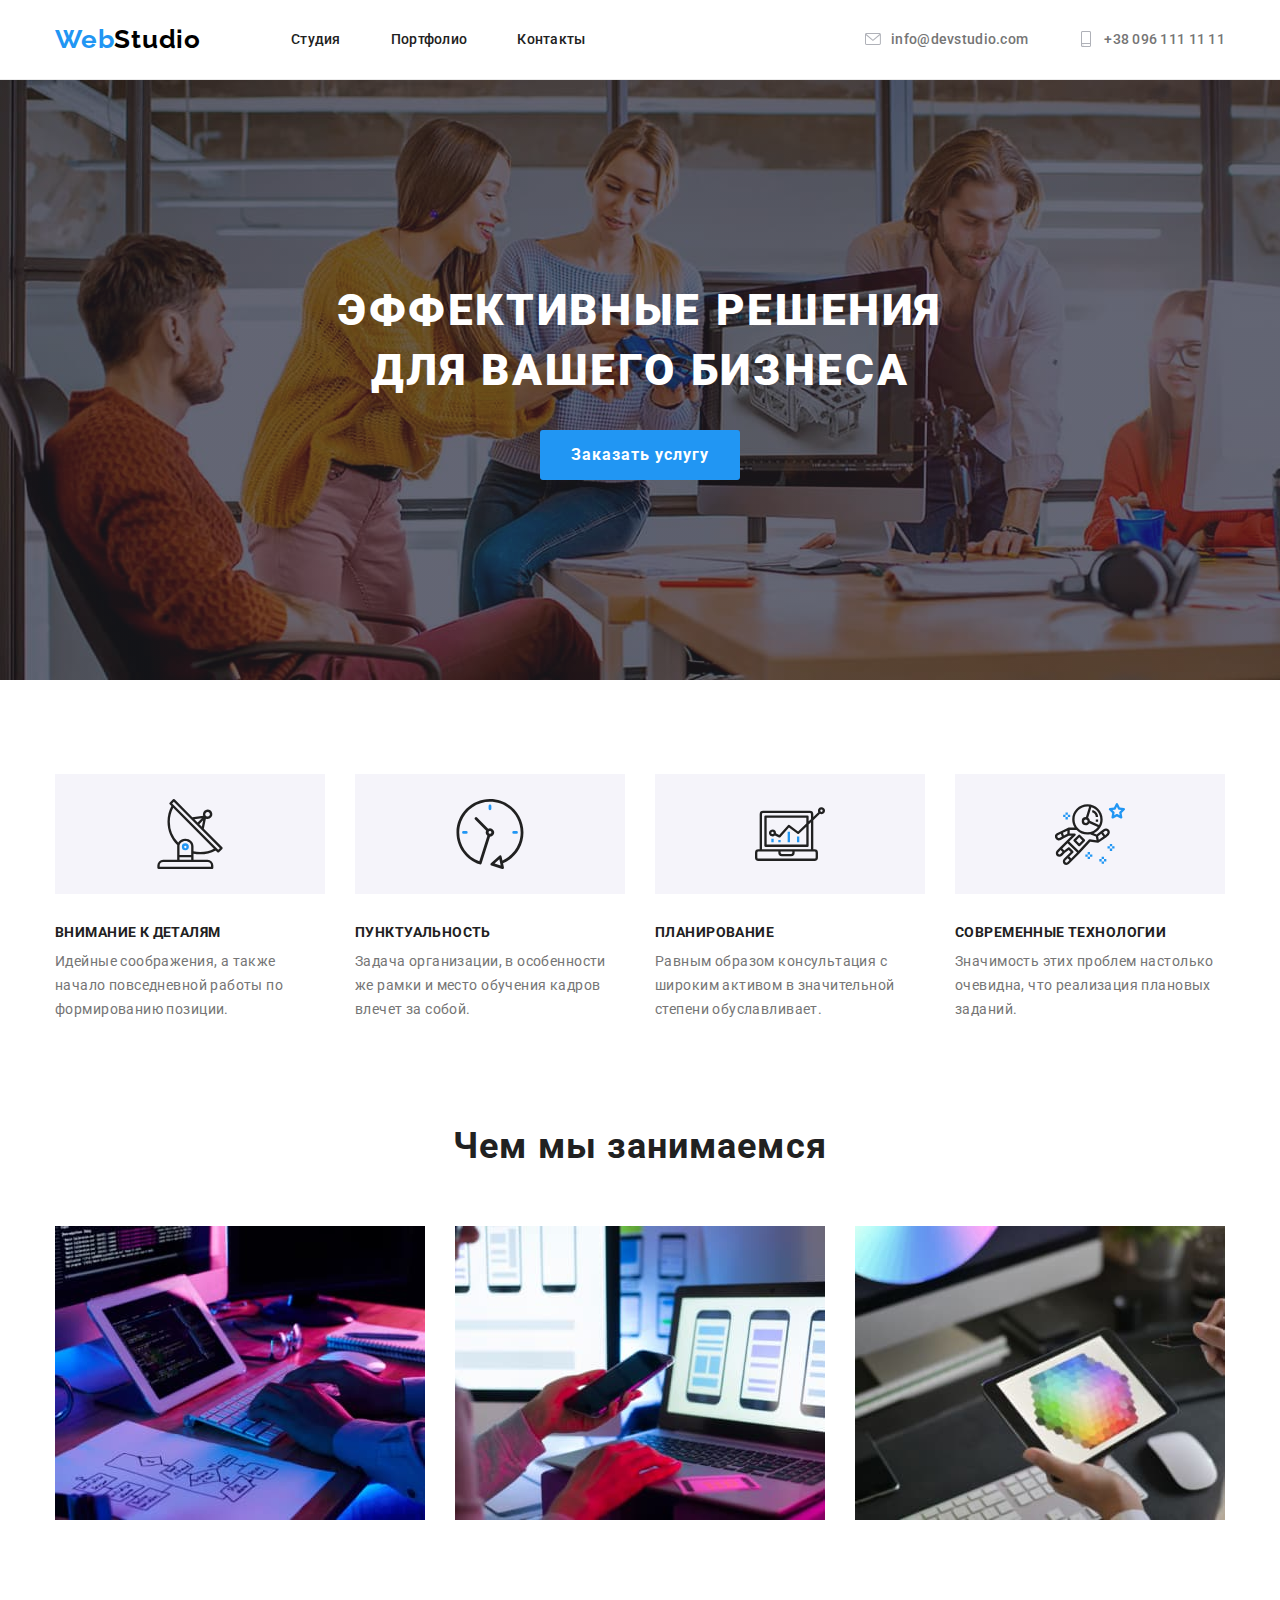
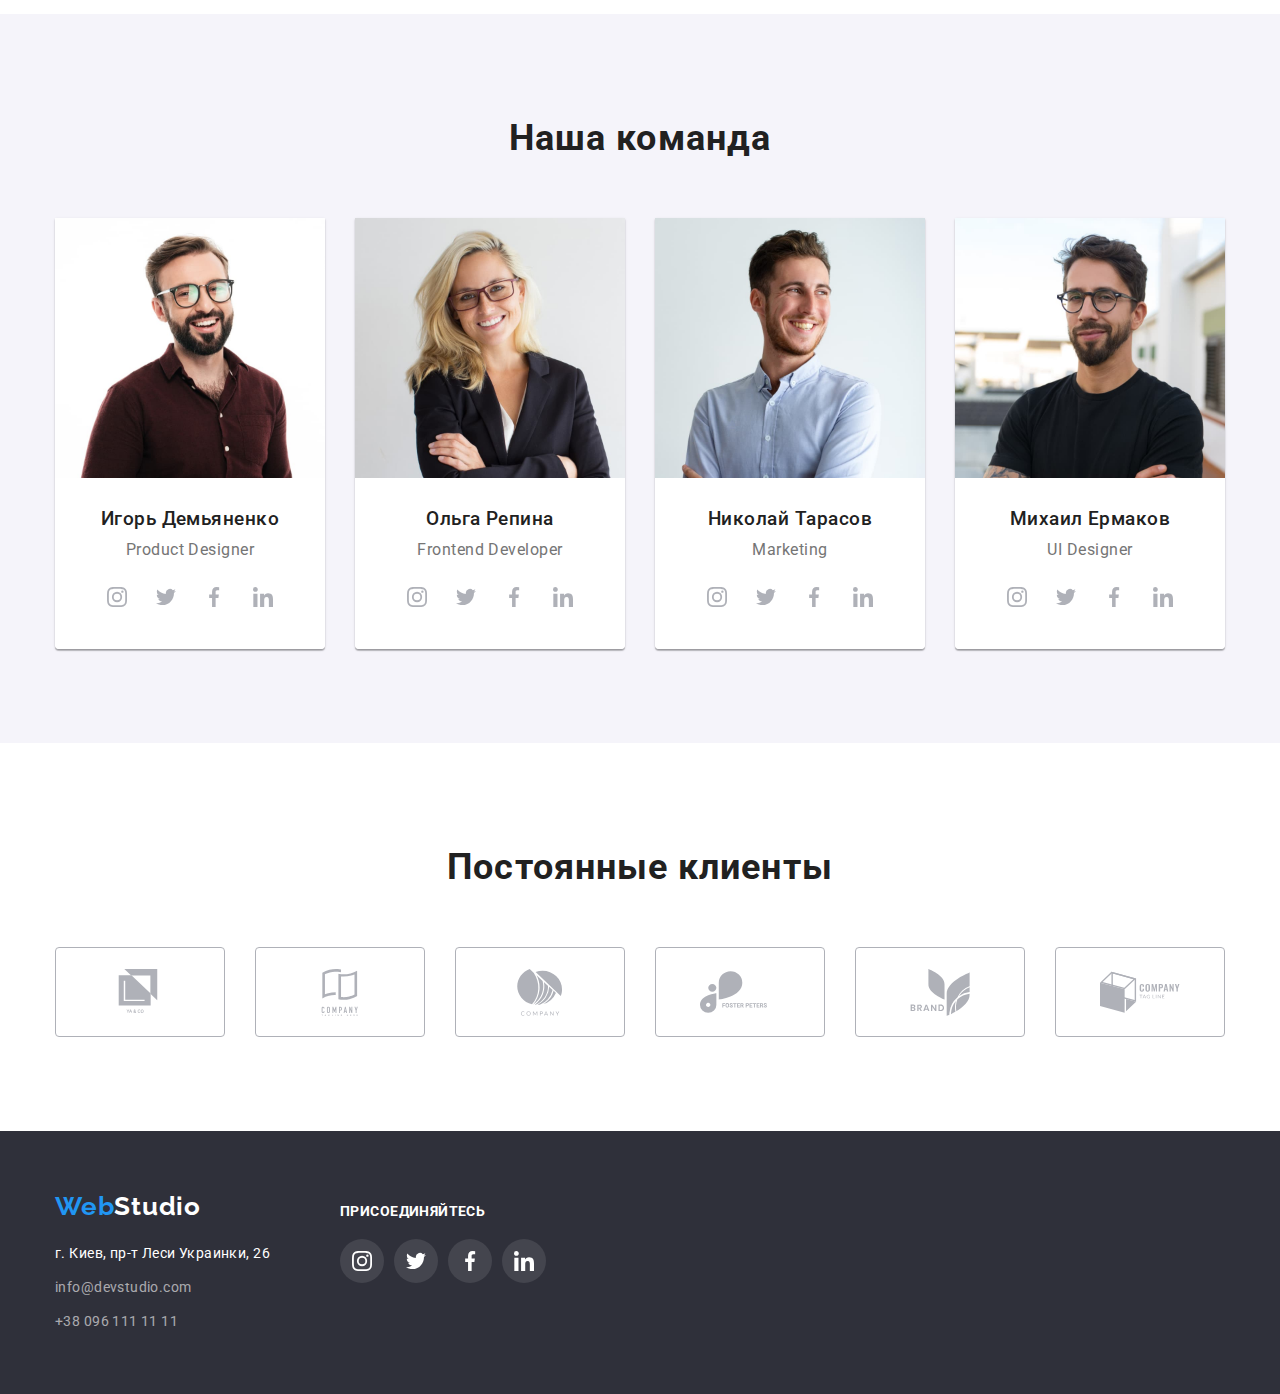
<file: index.html>
<!DOCTYPE html>
<html lang="ru">
  <head>
    <meta charset="UTF-8" />
    <meta name="viewport" content="width=device-width, initial-scale=1.0" />
    <title>WebStudio</title>
    <link rel="stylesheet" href="https://cdnjs.cloudflare.com/ajax/libs/modern-normalize/1.0.0/modern-normalize.css" />
    <link
      href="https://fonts.googleapis.com/css2?family=Raleway:wght@700&family=Roboto:wght@400;500;700;900&display=swap"
      rel="stylesheet"
    />
    <link rel="stylesheet" href="./css/styles.css" />
  </head>
  <body>
    <!--HEADER-->
    <header class="header">
      <div class="container">
        <nav class="navigation">
          <a class="logo link" href="./index.html" lang="en">Web<span class="logo-second-part">Studio</span></a>
          <ul class="navigation-list list">
            <li class="navigation-list-item">
              <a class="navigation-list-link link accent" href="./index.html">Студия</a>
            </li>
            <li class="navigation-list-item">
              <a class="navigation-list-link link accent" href="./portfolio.html">Портфолио</a>
            </li>
            <li class="navigation-list-item"><a class="navigation-list-link link accent" href="">Контакты</a></li>
          </ul>
        </nav>
        <address class="header-address address">
          <ul class="address-list list">
            <li class="address-list-item">
              <a class="header-list-link link accent" href="mailto:info@devstudio.com">
                <svg class="header-list-link-svg">
                  <use href="./images/sprites/sprite.svg#email"></use>
                </svg>
                <span class="header-list-link-text">info@devstudio.com</span>
              </a>
            </li>
            <li class="address-list-item">
              <a class="header-list-link link accent" href="tel:+380961111111">
                <svg class="header-list-link-svg">
                  <use href="./images/sprites/sprite.svg#smartphone"></use>
                </svg>
                <span class="header-list-link-text"> +38 096 111 11 11 </span>
              </a>
            </li>
          </ul>
        </address>
      </div>
    </header>
    <!--MAIN_CONTENT-->
    <main class="main">
      <!--HERO-->
      <section class="hero">
        <div class="container">
          <div class="hero-content">
            <h1 class="hero-title">Эффективные решения для вашего бизнеса</h1>
            <button class="modal-btn" type="button">Заказать услугу</button>
          </div>
        </div>
      </section>
      <!--BENEFITS-->
      <section class="benefits section">
        <div class="container">
          <h2 class="benefits-title section-title" hidden>Наши преимущества</h2>
          <ul class="benefits-list list">
            <li class="benefits-list-item">
              <div class="benefits-list-icon">
                <svg class="benefits-list-icon-svg">
                  <use href="./images/sprites/sprite.svg#antenna"></use>
                </svg>
              </div>
              <p class="benefits-list-head">Внимание к деталям</p>
              <p class="benefits-list-discription">
                Идейные соображения, а также начало повседневной работы по формированию позиции.
              </p>
            </li>
            <li class="benefits-list-item">
              <div class="benefits-list-icon">
                <svg class="benefits-list-icon-svg">
                  <use href="./images/sprites/sprite.svg#clock"></use>
                </svg>
              </div>
              <p class="benefits-list-head">Пунктуальность</p>
              <p class="benefits-list-discription">
                Задача организации, в особенности же рамки и место обучения кадров влечет за собой.
              </p>
            </li>
            <li class="benefits-list-item">
              <div class="benefits-list-icon">
                <svg class="benefits-list-icon-svg">
                  <use href="./images/sprites/sprite.svg#diagram"></use>
                </svg>
              </div>
              <p class="benefits-list-head">Планирование</p>
              <p class="benefits-list-discription">
                Равным образом консультация с широким активом в значительной степени обуславливает.
              </p>
            </li>
            <li class="benefits-list-item">
              <div class="benefits-list-icon">
                <svg class="benefits-list-icon-svg">
                  <use href="./images/sprites/sprite.svg#astronaut"></use>
                </svg>
              </div>
              <p class="benefits-list-head">Современные технологии</p>
              <p class="benefits-list-discription">
                Значимость этих проблем настолько очевидна, что реализация плановых заданий.
              </p>
            </li>
          </ul>
        </div>
      </section>
      <!--WHAT_WE_DO-->
      <section class="what-we-do section">
        <div class="container">
          <h2 class="what-we-do-title section-title">Чем мы занимаемся</h2>
          <ul class="what-we-do-list list">
            <li class="what-we-do-list-item">
              <img
                class="what-we-do-list-img"
                src="./images/what_we_do/img-1.jpg"
                alt="Разработчик печатает код"
                width="370"
                height="294"
              />
            </li>
            <li class="what-we-do-list-item">
              <img
                class="what-we-do-list-img"
                src="./images/what_we_do/img-2.jpg"
                alt="Разработчик работает со сматфона"
                width="370"
                height="294"
              />
            </li>
            <li class="what-we-do-list-item">
              <img
                class="what-we-do-list-img"
                src="./images/what_we_do/img-3.jpg"
                alt="Разработчик выбирает цвет приложения"
                width="370"
                height="294"
              />
            </li>
          </ul>
        </div>
      </section>
      <!--TEAM-->
      <section class="team section">
        <div class="container">
          <h2 class="team-title section-title">Наша команда</h2>
          <ul class="team-list list">
            <li class="team-list-item">
              <img
                class="team-list-img"
                src="./images/team/team-1.jpg"
                alt="фото Игорь Демьяненко"
                width="270"
                height="260"
              />
              <div class="team-list-content">
                <h3 class="team-list-name">Игорь Демьяненко</h3>
                <p class="team-list-discription" lang="en">Product Designer</p>
                <ul class="social-list list">
                  <li class="social-list-item">
                    <a class="social-list-link link" href="">
                      <svg class="social-list-svg">
                        <use href="./images/sprites/sprite.svg#instagram"></use>
                      </svg>
                    </a>
                  </li>
                  <li class="social-list-item">
                    <a class="social-list-link link" href="">
                      <svg class="social-list-svg">
                        <use href="./images/sprites/sprite.svg#twitter"></use>
                      </svg>
                    </a>
                  </li>
                  <li class="social-list-item">
                    <a class="social-list-link link" href="">
                      <svg class="social-list-svg">
                        <use href="./images/sprites/sprite.svg#facebook"></use>
                      </svg>
                    </a>
                  </li>
                  <li class="social-list-item">
                    <a class="social-list-link link" href="">
                      <svg class="social-list-svg">
                        <use href="./images/sprites/sprite.svg#linkedin"></use>
                      </svg>
                    </a>
                  </li>
                </ul>
              </div>
            </li>
            <li class="team-list-item">
              <img
                class="team-list-img"
                src="./images/team/team-2.jpg"
                alt="фото Ольга Репина"
                width="270"
                height="260"
              />
              <div class="team-list-content">
                <h3 class="team-list-name">Ольга Репина</h3>
                <p class="team-list-discription" lang="en">Frontend Developer</p>
                <ul class="social-list list">
                  <li class="social-list-item">
                    <a class="social-list-link link" href="">
                      <svg class="social-list-svg">
                        <use href="./images/sprites/sprite.svg#instagram"></use>
                      </svg>
                    </a>
                  </li>
                  <li class="social-list-item">
                    <a class="social-list-link link" href="">
                      <svg class="social-list-svg">
                        <use href="./images/sprites/sprite.svg#twitter"></use>
                      </svg>
                    </a>
                  </li>
                  <li class="social-list-item">
                    <a class="social-list-link link" href="">
                      <svg class="social-list-svg">
                        <use href="./images/sprites/sprite.svg#facebook"></use>
                      </svg>
                    </a>
                  </li>
                  <li class="social-list-item">
                    <a class="social-list-link link" href="">
                      <svg class="social-list-svg">
                        <use href="./images/sprites/sprite.svg#linkedin"></use>
                      </svg>
                    </a>
                  </li>
                </ul>
              </div>
            </li>
            <li class="team-list-item">
              <img
                class="team-list-img"
                src="./images/team/team-3.jpg"
                alt="фото Николай Тарасов"
                width="270"
                height="260"
              />
              <div class="team-list-content">
                <h3 class="team-list-name">Николай Тарасов</h3>
                <p class="team-list-discription" lang="en">Marketing</p>
                <ul class="social-list list">
                  <li class="social-list-item">
                    <a class="social-list-link link" href="">
                      <svg class="social-list-svg">
                        <use href="./images/sprites/sprite.svg#instagram"></use>
                      </svg>
                    </a>
                  </li>
                  <li class="social-list-item">
                    <a class="social-list-link link" href="">
                      <svg class="social-list-svg">
                        <use href="./images/sprites/sprite.svg#twitter"></use>
                      </svg>
                    </a>
                  </li>
                  <li class="social-list-item">
                    <a class="social-list-link link" href="">
                      <svg class="social-list-svg">
                        <use href="./images/sprites/sprite.svg#facebook"></use>
                      </svg>
                    </a>
                  </li>
                  <li class="social-list-item">
                    <a class="social-list-link link" href="">
                      <svg class="social-list-svg">
                        <use href="./images/sprites/sprite.svg#linkedin"></use>
                      </svg>
                    </a>
                  </li>
                </ul>
              </div>
            </li>
            <li class="team-list-item">
              <img
                class="team-list-img"
                src="./images/team/team-4.jpg"
                alt="фото Михаил Ермаков"
                width="270"
                height="260"
              />
              <div class="team-list-content">
                <h3 class="team-list-name">Михаил Ермаков</h3>
                <p class="team-list-discription" lang="en">UI Designer</p>
                <ul class="social-list list">
                  <li class="social-list-item">
                    <a class="social-list-link link" href="">
                      <svg class="social-list-svg">
                        <use href="./images/sprites/sprite.svg#instagram"></use>
                      </svg>
                    </a>
                  </li>
                  <li class="social-list-item">
                    <a class="social-list-link link" href="">
                      <svg class="social-list-svg">
                        <use href="./images/sprites/sprite.svg#twitter"></use>
                      </svg>
                    </a>
                  </li>
                  <li class="social-list-item">
                    <a class="social-list-link link" href="">
                      <svg class="social-list-svg">
                        <use href="./images/sprites/sprite.svg#facebook"></use>
                      </svg>
                    </a>
                  </li>
                  <li class="social-list-item">
                    <a class="social-list-link link" href="">
                      <svg class="social-list-svg">
                        <use href="./images/sprites/sprite.svg#linkedin"></use>
                      </svg>
                    </a>
                  </li>
                </ul>
              </div>
            </li>
          </ul>
        </div>
      </section>
      <!--REGULAR-->
      <section class="regular-customers">
        <div class="container">
          <h2 class="regular-customers-title section-title">Постоянные клиенты</h2>
          <ul class="regular-customers-list list">
            <li class="regular-customers-list-item">
              <a href="" class="customers-list-link link">
                <svg class="customers-list-item-svg">
                  <use href="./images/sprites/sprite.svg#logo-1"></use>
                </svg>
              </a>
            </li>
            <li class="regular-customers-list-item">
              <a href="" class="customers-list-link link">
                <svg class="customers-list-item-svg">
                  <use href="./images/sprites/sprite.svg#logo-2"></use>
                </svg>
              </a>
            </li>
            <li class="regular-customers-list-item">
              <a href="" class="customers-list-link link">
                <svg class="customers-list-item-svg">
                  <use href="./images/sprites/sprite.svg#logo-3"></use>
                </svg>
              </a>
            </li>
            <li class="regular-customers-list-item">
              <a href="" class="customers-list-link link">
                <svg class="customers-list-item-svg">
                  <use href="./images/sprites/sprite.svg#logo-4"></use>
                </svg>
              </a>
            </li>
            <li class="regular-customers-list-item">
              <a href="" class="customers-list-link link">
                <svg class="customers-list-item-svg">
                  <use href="./images/sprites/sprite.svg#logo-5"></use>
                </svg>
              </a>
            </li>
            <li class="regular-customers-list-item">
              <a href="" class="customers-list-link link">
                <svg class="customers-list-item-svg">
                  <use href="./images/sprites/sprite.svg#logo-6"></use>
                </svg>
              </a>
            </li>
          </ul>
        </div>
      </section>
    </main>
    <!--FOOTER-->
    <footer class="footer">
      <div class="container">
        <div class="footer-content">
          <div class="footer-left-side">
            <a class="logo link" href="./index.html" lang="en">Web<span class="logo-second-part">Studio</span></a>
            <address class="footer-address address">
              <ul class="footer-address-list list">
                <li class="footer-address-list-item">
                  <a class="footer-map-link link accent" href="https://goo.gl/maps/o7W1msQzRfRtyuLT6"
                    >г. Киев, пр-т Леси Украинки, 26</a
                  >
                </li>
                <li class="footer-address-list-item">
                  <a class="footer-link link accent" href="mailto:info@devstudio.com">info@devstudio.com</a>
                </li>
                <li class="footer-address-list-item">
                  <a class="footer-link link accent" href="tel:+380961111111">+38 096 111 11 11</a>
                </li>
              </ul>
            </address>
          </div>
          <div class="footer-join">
            <p class="footer-join-header">Присоединяйтесь</p>
            <ul class="footer-social-list list">
              <li class="footer-social-list-item">
                <a class="footer-social-list-link link" href="">
                  <svg class="footer-social-list-svg">
                    <use href="./images/sprites/sprite.svg#instagram"></use>
                  </svg>
                </a>
              </li>
              <li class="footer-social-list-item">
                <a class="footer-social-list-link link" href="">
                  <svg class="footer-social-list-svg">
                    <use href="./images/sprites/sprite.svg#twitter"></use>
                  </svg>
                </a>
              </li>
              <li class="footer-social-list-item">
                <a class="footer-social-list-link link" href="">
                  <svg class="footer-social-list-svg">
                    <use href="./images/sprites/sprite.svg#facebook"></use>
                  </svg>
                </a>
              </li>
              <li class="footer-social-list-item">
                <a class="footer-social-list-link link" href="">
                  <svg class="footer-social-list-svg">
                    <use href="./images/sprites/sprite.svg#linkedin"></use>
                  </svg>
                </a>
              </li>
            </ul>
          </div>
        </div>
      </div>
    </footer>
  </body>
</html>
</file>
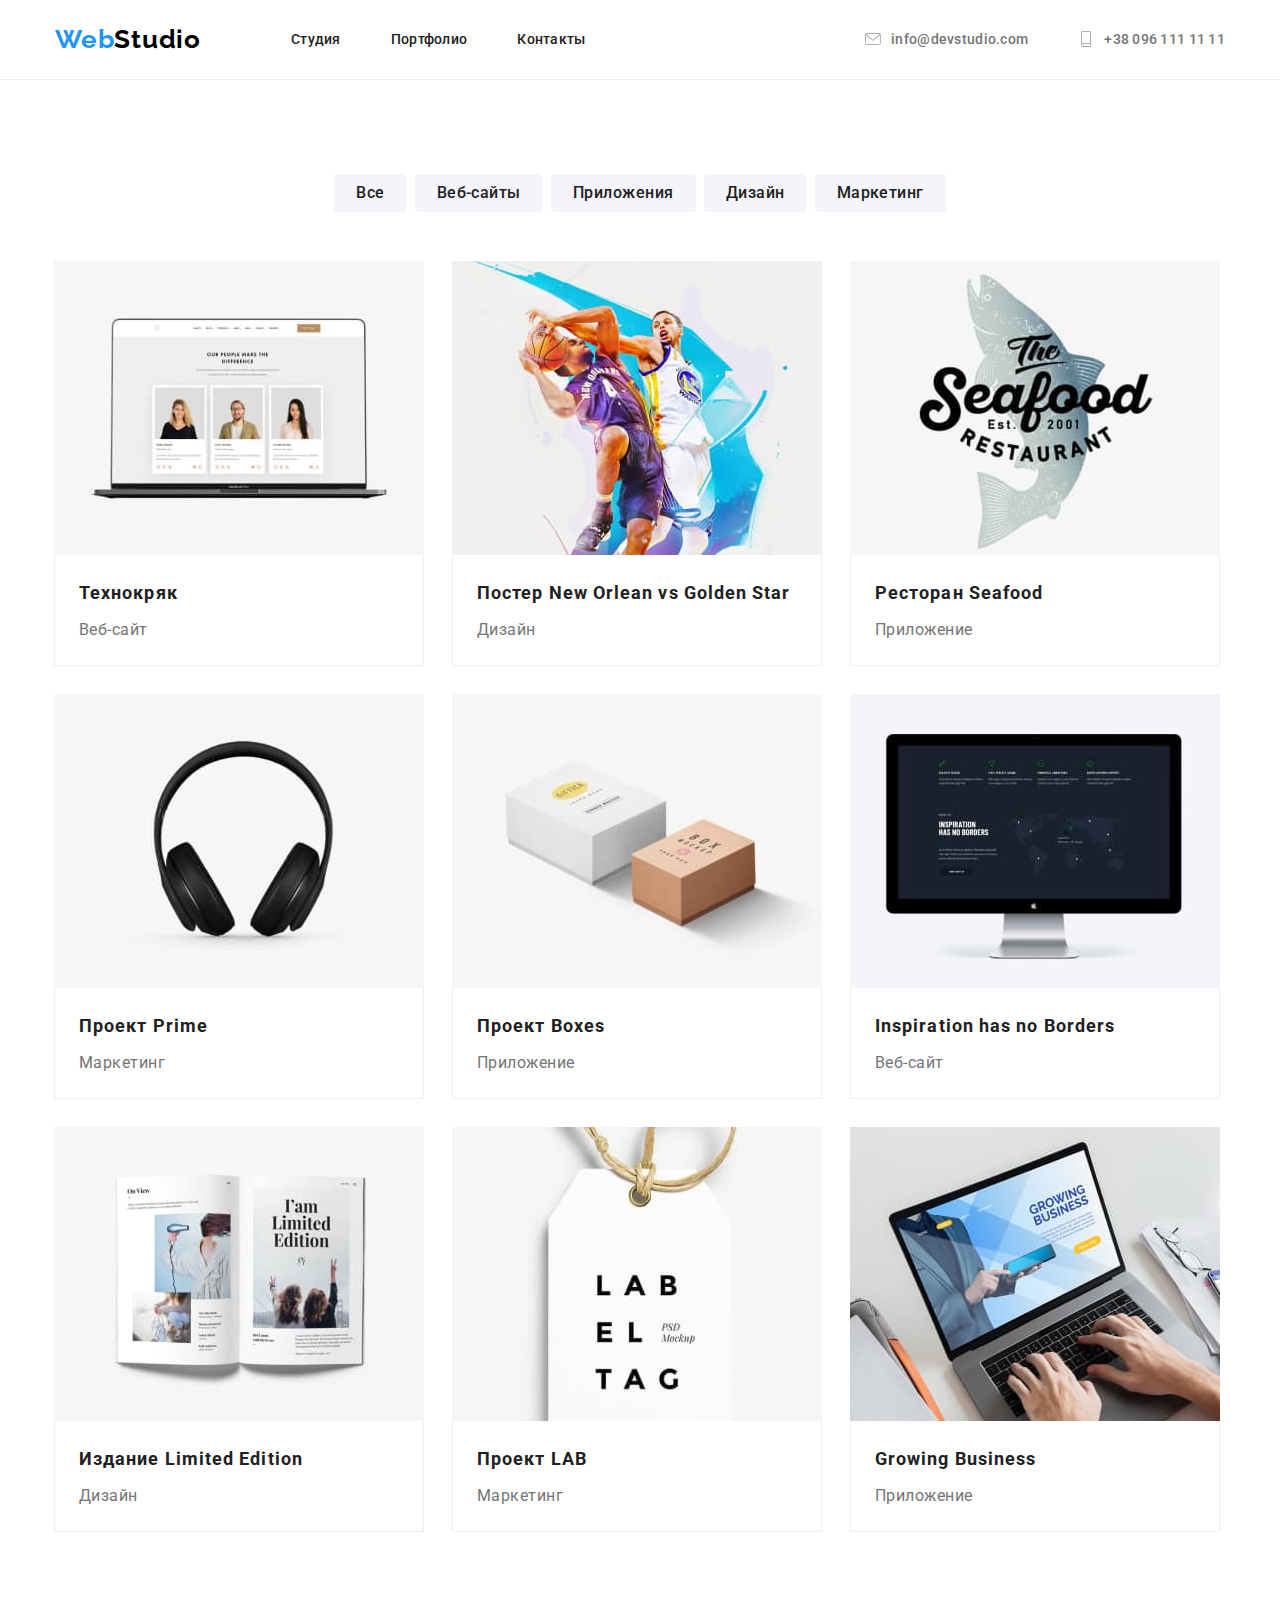
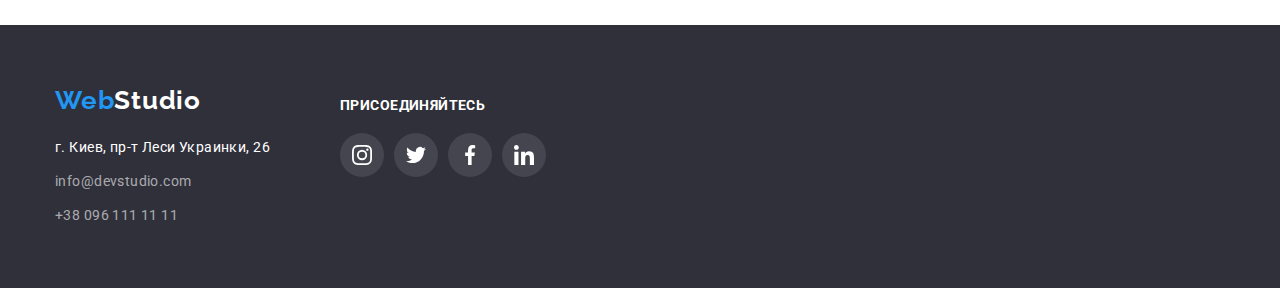
<file: portfolio.html>
<!DOCTYPE html>
<html lang="ru">
  <head>
    <meta charset="UTF-8" />
    <meta name="viewport" content="width=device-width, initial-scale=1.0" />
    <title>Portfolio</title>
    <link rel="stylesheet" href="https://cdnjs.cloudflare.com/ajax/libs/modern-normalize/1.0.0/modern-normalize.css" />
    <link
      href="https://fonts.googleapis.com/css2?family=Raleway:wght@700&family=Roboto:wght@400;500;700;900&display=swap"
      rel="stylesheet"
    />
    <link rel="stylesheet" href="./css/styles.css" />
  </head>
  <body>
    <!--HEADER-->
    <header class="header">
      <div class="container">
        <nav class="navigation">
          <a class="logo link" href="./index.html" lang="en">Web<span class="logo-second-part">Studio</span></a>
          <ul class="navigation-list list">
            <li class="navigation-list-item">
              <a class="navigation-list-link link accent" href="./index.html">Студия</a>
            </li>
            <li class="navigation-list-item">
              <a class="navigation-list-link link accent" href="./portfolio.html">Портфолио</a>
            </li>
            <li class="navigation-list-item"><a class="navigation-list-link link accent" href="">Контакты</a></li>
          </ul>
        </nav>
        <address class="header-address address">
          <ul class="address-list list">
            <li class="address-list-item">
              <a class="header-list-link link accent" href="mailto:info@devstudio.com">
                <svg class="header-list-link-svg">
                  <use href="./images/sprites/sprite.svg#email"></use>
                </svg>
                <span class="header-list-link-text">info@devstudio.com</span>
              </a>
            </li>
            <li class="address-list-item">
              <a class="header-list-link link accent" href="tel:+380961111111">
                <svg class="header-list-link-svg">
                  <use href="./images/sprites/sprite.svg#smartphone"></use>
                </svg>
                <span class="header-list-link-text"> +38 096 111 11 11 </span>
              </a>
            </li>
          </ul>
        </address>
      </div>
    </header>
    <!--MAIN_CONTENT-->
    <main>
      <!--PORTFOLIO-->
      <section class="portfolio section">
        <div class="container">
          <h1 class="portfolio-title">Наши работы</h1>
          <div class="filters">
            <ul class="filters-list list">
              <li class="filters-list-item"><button class="filters-btn">Все</button></li>
              <li class="filters-list-item"><button class="filters-btn">Веб-сайты</button></li>
              <li class="filters-list-item"><button class="filters-btn">Приложения</button></li>
              <li class="filters-list-item"><button class="filters-btn">Дизайн</button></li>
              <li class="filters-list-item"><button class="filters-btn">Маркетинг</button></li>
            </ul>
          </div>
          <div class="projects">
            <ul class="projects-list list">
              <li class="projects-list-item">
                <a href="" class="projects-list-link link">
                  <img
                    class="projects-img"
                    src="./images/portfolio_projects/technokryak.jpg"
                    alt="Веб-сайт технокряк"
                    width="370"
                    height="294"
                  />
                  <div class="projects-list-content">
                    <h2 class="projects-header">Технокряк</h2>
                    <p class="projects-subtitle">Веб-сайт</p>
                  </div>
                </a>
              </li>
              <li class="projects-list-item">
                <a href="" class="projects-list-link link">
                  <img
                    class="projects-img"
                    src="./images/portfolio_projects/poster.jpg"
                    alt="Два баскетболиста бросают мяч"
                    width="370"
                    height="294"
                  />
                  <div class="projects-list-content">
                    <h2 class="projects-header">Постер <span lang="en">New Orlean vs Golden Star</span></h2>
                    <p class="projects-subtitle">Дизайн</p>
                  </div>
                </a>
              </li>
              <li class="projects-list-item">
                <a href="" class="projects-list-link link">
                  <img
                    class="projects-img"
                    src="./images/portfolio_projects/restaurant_seafood.jpg"
                    alt="Логотип приложения ресторана"
                    width="370"
                    height="294"
                  />
                  <div class="projects-list-content">
                    <h2 class="projects-header">Ресторан <span lang="en">Seafood</span></h2>
                    <p class="projects-subtitle">Приложение</p>
                  </div>
                </a>
              </li>
              <li class="projects-list-item">
                <a href="" class="projects-list-link link">
                  <img
                    class="projects-img"
                    src="./images/portfolio_projects/project_prime.jpg"
                    alt="Изображены наушники"
                    width="370"
                    height="294"
                  />
                  <div class="projects-list-content">
                    <h2 class="projects-header">Проект <span lang="en">Prime</span></h2>
                    <p class="projects-subtitle">Маркетинг</p>
                  </div>
                </a>
              </li>
              <li class="projects-list-item">
                <a href="" class="projects-list-link link">
                  <img
                    class="projects-img"
                    src="./images/portfolio_projects/project_boxes.jpg"
                    alt="Изображены коробки"
                    width="370"
                    height="294"
                  />
                  <div class="projects-list-content">
                    <h2 class="projects-header">Проект <span lang="en">Boxes</span></h2>
                    <p class="projects-subtitle">Приложение</p>
                  </div>
                </a>
              </li>
              <li class="projects-list-item">
                <a href="" class="projects-list-link link">
                  <img
                    class="projects-img"
                    src="./images/portfolio_projects/inspiration.jpg"
                    alt="Макбук с сайтом Inspiration has no Borders"
                    width="370"
                    height="294"
                  />
                  <div class="projects-list-content">
                    <h2 class="projects-header" lang="en">Inspiration has no Borders</h2>
                    <p class="projects-subtitle">Веб-сайт</p>
                  </div>
                </a>
              </li>
              <li class="projects-list-item">
                <a href="" class="projects-list-link link">
                  <img
                    class="projects-img"
                    src="./images/portfolio_projects/limited_edition.jpg"
                    alt="Книжка limited edition"
                    width="370"
                    height="294"
                  />
                  <div class="projects-list-content">
                    <h2 class="projects-header">Издание <span lang="en">Limited Edition</span></h2>
                    <p class="projects-subtitle">Дизайн</p>
                  </div>
                </a>
              </li>
              <li class="projects-list-item">
                <a href="" class="projects-list-link link">
                  <img
                    class="projects-img"
                    src="./images/portfolio_projects/lab_el_tag.jpg"
                    alt="Изображен проект LAB"
                    width="370"
                    height="294"
                  />
                  <div class="projects-list-content">
                    <h2 class="projects-header">Проект <span lang="en">LAB</span></h2>
                    <p class="projects-subtitle">Маркетинг</p>
                  </div>
                </a>
              </li>
              <li class="projects-list-item">
                <a href="" class="projects-list-link link">
                  <img
                    class="projects-img"
                    src="./images/portfolio_projects/growin_business.jpg"
                    alt="Изображено приложение Growin Business"
                    width="370"
                    height="294"
                  />
                  <div class="projects-list-content">
                    <h2 class="projects-header" lang="en">Growing Business</h2>
                    <p class="projects-subtitle">Приложение</p>
                  </div>
                </a>
              </li>
            </ul>
          </div>
        </div>
      </section>
    </main>
    <!--FOOTER-->
    <footer class="footer">
      <div class="container">
        <div class="footer-content">
          <div class="footer-left-side">
            <a class="logo link" href="./index.html" lang="en">Web<span class="logo-second-part">Studio</span></a>
            <address class="footer-address address">
              <ul class="footer-address-list list">
                <li class="footer-address-list-item">
                  <a class="footer-map-link link accent" href="https://goo.gl/maps/o7W1msQzRfRtyuLT6"
                    >г. Киев, пр-т Леси Украинки, 26</a
                  >
                </li>
                <li class="footer-address-list-item">
                  <a class="footer-link link accent" href="mailto:info@devstudio.com">info@devstudio.com</a>
                </li>
                <li class="footer-address-list-item">
                  <a class="footer-link link accent" href="tel:+380961111111">+38 096 111 11 11</a>
                </li>
              </ul>
            </address>
          </div>
          <div class="footer-join">
            <p class="footer-join-header">Присоединяйтесь</p>
            <ul class="footer-social-list list">
              <li class="footer-social-list-item">
                <a class="footer-social-list-link link" href="">
                  <svg class="footer-social-list-svg">
                    <use href="./images/sprites/sprite.svg#instagram"></use>
                  </svg>
                </a>
              </li>
              <li class="footer-social-list-item">
                <a class="footer-social-list-link link" href="">
                  <svg class="footer-social-list-svg">
                    <use href="./images/sprites/sprite.svg#twitter"></use>
                  </svg>
                </a>
              </li>
              <li class="footer-social-list-item">
                <a class="footer-social-list-link link" href="">
                  <svg class="footer-social-list-svg">
                    <use href="./images/sprites/sprite.svg#facebook"></use>
                  </svg>
                </a>
              </li>
              <li class="footer-social-list-item">
                <a class="footer-social-list-link link" href="">
                  <svg class="footer-social-list-svg">
                    <use href="./images/sprites/sprite.svg#linkedin"></use>
                  </svg>
                </a>
              </li>
            </ul>
          </div>
        </div>
      </div>
    </footer>
  </body>
</html>
</file>
<file: css/styles.css>
:root {
  --main-font: 'Roboto', sans-serif;
  --secondary-font: 'Raleway', sans-serif;
  --accent-color: #2196f3;
  --hero-btn-accent-color: #188ce8;
  --hero-bg-color: #c4c4c4;
  --titles-color: #212121;
  --description-color: #757575;
  --light-text-color: #fff;
  --dark-background-color: #2f303a;
  --logo-second-part-color: #000;
  --footer-link-color: rgba(255, 255, 255, 0.6);
  --filter-btn-color: #f5f4fa;
  --border-color: #eeeeee;
  --top-line-border: #ececec;
  --unactive-interactive-element: #afb1b8;
}

*,
*::before,
*::after {
  margin: 0;
  padding: 0;
}

body {
  font-family: var(--main-font);
  font-style: normal;
}

img {
  display: block;
}
/*  ============ COMPONENTS  ============ */

.logo {
  font-family: var(--secondary-font);
  font-style: normal;
  font-weight: 700;
  font-size: 26px;
  line-height: 1.192;
  letter-spacing: 0.03em;
  color: var(--accent-color);
}

.logo-second-part {
  color: var(--logo-second-part-color);
}

.section-title {
  margin-bottom: 50px;
  font-style: normal;
  font-weight: 700;
  font-size: 36px;
  line-height: 1.667;
  text-align: center;
  letter-spacing: 0.03em;
  color: var(--titles-color);
}

.accent:hover,
.accent:focus {
  color: var(--accent-color);
}

.list {
  list-style: none;
}

.link {
  text-decoration: none;
}

.address {
  font-style: normal;
}

.container {
  width: 1200px;
  padding: 0 15px;
  margin: 0 auto;
}

.section {
  padding-top: 94px;
}
/*  ============ END COMPONENTS  ============ */

/*  ============ HEADER  ============ */

.header {
  padding: 24px 0;
  border-bottom: 1px solid var(--top-line-border);
}

.header .container {
  display: flex;
  align-items: center;
}

.navigation {
  display: flex;
  align-items: center;
}

.navigation-list {
  display: flex;
}

.navigation-list-link {
  font-style: normal;
  font-weight: 500;
  font-size: 14px;
  line-height: 1.143;
  letter-spacing: 0.02em;
  color: var(--titles-color);
}

.navigation .logo {
  margin-right: 90px;
}

.navigation-list-item:not(:last-child) {
  margin-right: 50px;
}

.header-list-link {
  display: flex;
  font-style: normal;
  font-weight: 500;
  font-size: 14px;
  line-height: 1.143;
  letter-spacing: 0.02em;
  color: var(--description-color);
}

.header-list-link-svg {
  width: 16px;
  height: 16px;
  fill: var(--unactive-interactive-element);
  margin-right: 10px;
}
.header .address {
  margin-left: auto;
}

.address-list-item:not(:last-child) {
  margin-right: 50px;
}

.address-list {
  display: flex;
}
.header-list-link:hover .header-list-link-svg {
  fill: var(--accent-color);
}
.header-list-link:focus .header-list-link-svg {
  fill: var(--accent-color);
}
/*  ============ END HEADER  ============ */

/*  ============ HERO  ============ */

.hero {
  background-image: linear-gradient(rgba(47, 48, 58, 0.4), rgba(47, 48, 58, 0.4)), url(../images/hero/hero-bg.jpg);
  background-color: var(--hero-bg-color);
  background-repeat: no-repeat;
  background-size: cover;
}

.hero-content {
  padding-top: 200px;
  padding-bottom: 200px;
}

.hero-title {
  max-width: 696px;
  font-style: normal;
  font-weight: 900;
  font-size: 44px;
  line-height: 1.364;
  text-align: center;
  letter-spacing: 0.06em;
  text-transform: uppercase;
  color: var(--light-text-color);
  margin: 0 auto;
  margin-bottom: 30px;
}

.modal-btn {
  display: block;
  margin: 0 auto;
  font-family: var(--main-font);
  font-style: normal;
  font-weight: 700;
  font-size: 16px;
  line-height: 1.875;
  text-align: center;
  letter-spacing: 0.06em;
  color: var(--light-text-color);
  min-width: 200px;
  height: 50px;
  background-color: var(--accent-color);
  border: none;
  border-radius: 3px;
  padding: 10px 30px;
}

.modal-btn:hover,
.modal-btn:focus {
  background-color: var(--hero-btn-accent-color);
}
/*  ============ END HERO  ============ */

/* ============ BENEFITS  ============*/
.benefits-list {
  display: flex;
}

.benefits-list-item {
  width: 270px;
}

.benefits-list-item:not(:last-child) {
  margin-right: 30px;
}

.benefits-list-icon {
  display: flex;
  justify-content: center;
  align-items: center;
  width: 270px;
  height: 120px;
  background-color: var(--filter-btn-color);
  margin-bottom: 30px;
}

.benefits-list-icon-svg {
  width: 70px;
  height: 70px;
}

.benefits-list-head {
  font-style: normal;
  font-weight: 700;
  font-size: 14px;
  line-height: 1.143;
  letter-spacing: 0.03em;
  text-transform: uppercase;
  color: var(--titles-color);
  margin-bottom: 10px;
}

.benefits-list-head:nth-child()::before {
  background-image: url(../images/benefities/antenna.svg);
}

.benefits-list-discription {
  font-style: normal;
  font-weight: 400;
  font-size: 14px;
  line-height: 1.714;
  letter-spacing: 0.03em;
  color: var(--description-color);
}
/* ============ END BENEFITS  ============*/

/* ============ WHAT WE DO  ============*/
.what-we-do {
  padding-bottom: 94px;
}

.what-we-do-list {
  display: flex;
  justify-content: space-between;
}
/* ============ END WHAT WE DO  ============*/

/* ============ TEAM  ============*/

.team {
  padding-bottom: 94px;
  background-color: var(--filter-btn-color);
}

.team-list {
  display: flex;
  justify-content: space-between;
}

.team-list-item {
  font-size: 16px;
  line-height: 1.188;
  letter-spacing: 0.03em;
  box-shadow: 0px 1px 3px rgba(0, 0, 0, 0.12), 0px 1px 1px rgba(0, 0, 0, 0.14), 0px 2px 1px rgba(0, 0, 0, 0.2);
  border-radius: 0px 0px 4px 4px;
}

.team-list-item:not(:last-child) {
  margin-right: 30px;
}

.team-list-content {
  padding: 30px 40px;
  text-align: center;
  border-bottom: var(--border-color);
  border-right: var(--border-color);
  border-left: var(--border-color);
  background-color: var(--light-text-color);
  border-radius: 0px 0px 4px 4px;
}

.team-list-name {
  font-style: normal;
  font-weight: 500;
  color: var(--titles-color);
  margin-bottom: 10px;
}

.team-list-discription {
  font-style: normal;
  font-weight: 400;
  color: var(--description-color);
  margin-bottom: 16px;
}

.social-list {
  display: flex;
  justify-content: space-between;
}

.social-list-link {
  display: flex;
  width: 44px;
  height: 44px;
  border-radius: 50%;
  justify-content: center;
  align-items: center;
}

.social-list-svg {
  width: 20px;
  height: 20px;
  fill: var(--unactive-interactive-element);
}

.social-list-link:hover,
.social-list-link:focus {
  background-color: var(--accent-color);
}

.social-list-link:hover .social-list-svg {
  fill: var(--light-text-color);
}

.social-list-link:focus .social-list-svg {
  fill: var(--light-text-color);
}
/* ============ END TEAM  ============*/

/* ============ REGULAR CUSTOMERS  ============*/
.regular-customers {
  padding: 94px 0;
}
.regular-customers-list {
  display: flex;
  justify-content: space-between;
}
.customers-list-link {
  display: flex;
  align-items: center;
  justify-content: center;
  width: 170px;
  height: 90px;
  background-color: var(--light-text-color);
  border: 1px solid var(--unactive-interactive-element);
  border-radius: 4px;
}
.customers-list-item-svg {
  width: 80px;
  height: 47px;
  fill: var(--unactive-interactive-element);
}
.customers-list-link:hover,
.customers-list-link:focus {
  border: 1px solid var(--accent-color);
}
.customers-list-link:hover .customers-list-item-svg {
  fill: var(--accent-color);
}
.customers-list-link:focus .customers-list-item-svg {
  fill: var(--accent-color);
}
/* ============ END REGULAR CUSTOMERS ============*/

/* ============ FOOTER  ============*/

.footer {
  background-color: var(--dark-background-color);
}

.footer-content {
  display: flex;
  padding-top: 60px;
  padding-bottom: 60px;
}

.footer-left-side {
  margin-right: 70px;
}

.footer-content .logo {
  display: block;
  margin-bottom: 20px;
}
.footer-content .logo .logo-second-part {
  color: var(--light-text-color);
}

.footer-address-list {
  display: block;
  font-style: normal;
  font-weight: 400;
  font-size: 14px;
  line-height: 1.714;
  letter-spacing: 0.03em;
}

.footer-address-list-item:not(:last-child) {
  margin-bottom: 10px;
}

.footer-map-link {
  color: var(--light-text-color);
}

.footer-link {
  color: var(--footer-link-color);
}

.footer-join {
  padding-top: 12px;
}

.footer-join-header {
  font-weight: 700;
  color: var(--light-text-color);
  font-size: 14px;
  line-height: 1.142;
  letter-spacing: 0.03em;
  text-transform: uppercase;
  margin-bottom: 20px;
}
.footer-social-list {
  display: flex;
}

.footer-social-list-item:not(:last-child) {
  margin-right: 10px;
}

.footer-social-list-link {
  display: flex;
  width: 44px;
  height: 44px;
  border-radius: 50%;
  justify-content: center;
  align-items: center;
  background-color: rgba(255, 255, 255, 0.1);
}

.footer-social-list-svg {
  width: 20px;
  height: 20px;
  fill: var(--light-text-color);
}

.footer-social-list-link:hover,
.footer-social-list-link:focus {
  background-color: var(--accent-color);
}

.footer-social-list-link:hover .social-list-svg {
  fill: var(--light-text-color);
}

.social-list-link:focus .social-list-svg {
  fill: var(--light-text-color);
}

/* ============ END FOOTER  ============*/

/* ====================== PORTFOLIO PAGE  ========================*/
/* ============ PORTFOLIO SECTION  ============*/

.portfolio {
  padding-bottom: 94px;
}

.portfolio-title {
  display: none;
}
/* ============ END PORTFOLIO SECTION  ============*/
/* ============ FILTERS  ============*/
.filters {
  margin-bottom: 50px;
}

.filters-list {
  display: flex;
  justify-content: center;
}

.filters-list-item:not(:last-child) {
  margin-right: 8px;
}

.filters-btn {
  border: none;
  background-color: var(--filter-btn-color);
  border-radius: 4px;
  font-style: normal;
  font-weight: 500;
  font-size: 16px;
  line-height: 1.625;
  text-align: center;
  letter-spacing: 0.03em;
  color: var(--titles-color);
  padding: 6px 22px;
}

.filters-btn:hover,
.filters-btn:focus {
  color: var(--light-text-color);
  background-color: var(--accent-color);
  box-shadow: 0px 3px 1px rgba(0, 0, 0, 0.1), 0px 1px 2px rgba(0, 0, 0, 0.08), 0px 2px 2px rgba(0, 0, 0, 0.12);
}
/* ============ END FILTERS  ============*/

/* ============ PROJECTS  ============*/

.projects-list {
  display: flex;
  flex-wrap: wrap;
  margin: -15px;
}

.projects-list-item {
  display: inline-block;
  margin: 14px;
}

.projects-list-link {
  display: block;
}

.projects-list-link:hover {
  box-shadow: 0px 1px 1px rgba(0, 0, 0, 0.12), 0px 4px 4px rgba(0, 0, 0, 0.06), 1px 4px 6px rgba(0, 0, 0, 0.16);
}

.projects-list-link:focus {
  box-shadow: 0px 1px 1px rgba(0, 0, 0, 0.12), 0px 4px 4px rgba(0, 0, 0, 0.06), 1px 4px 6px rgba(0, 0, 0, 0.16);
}

.projects-list-content {
  padding: 20px 24px;
  border-right: 1px solid var(--border-color);
  border-left: 1px solid var(--border-color);
  border-bottom: 1px solid var(--border-color);
}

.projects-header {
  font-style: normal;
  font-weight: 700;
  font-size: 18px;
  line-height: 2;
  letter-spacing: 0.06em;
  color: #212121;
  margin-bottom: 4px;
}

.projects-subtitle {
  font-style: normal;
  font-weight: 400;
  font-size: 16px;
  line-height: 1.875;
  letter-spacing: 0.03em;
  color: var(--description-color);
}
/* ============ END PROJECTS  ============*/
</file>
